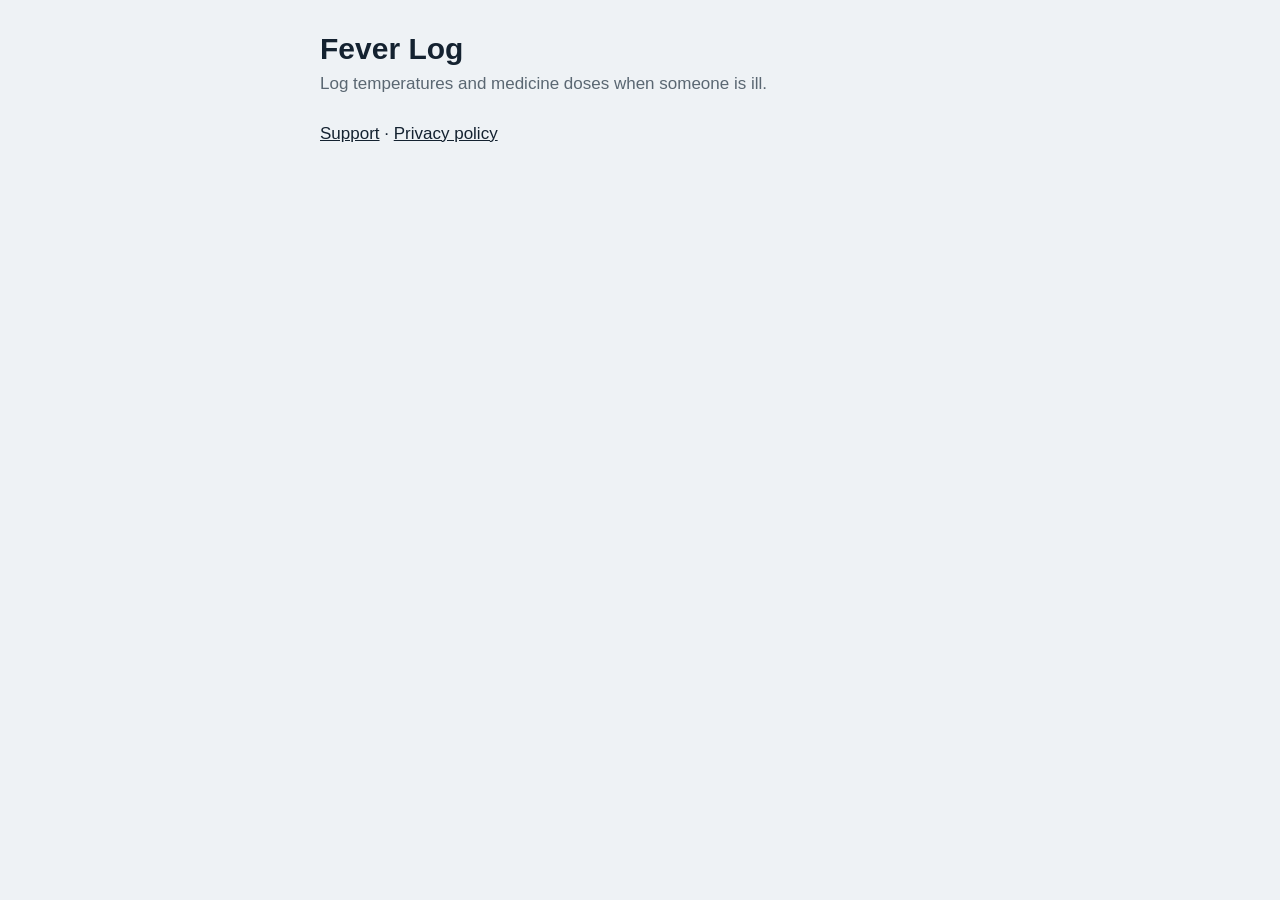
<file: index.html>
<!doctype html>
<html lang="en-GB">
<head>
<meta charset="utf-8">
<meta name="viewport" content="width=device-width, initial-scale=1">
<title>Fever Log</title>
<link rel="stylesheet" href="style.css">
</head>
<body>
<main>
<h1>Fever Log</h1>
<p class="updated">Log temperatures and medicine doses when someone is ill.</p>
<p><a href="support.html">Support</a> · <a href="privacy.html">Privacy policy</a></p>
</main>
</body>
</html>
</file>
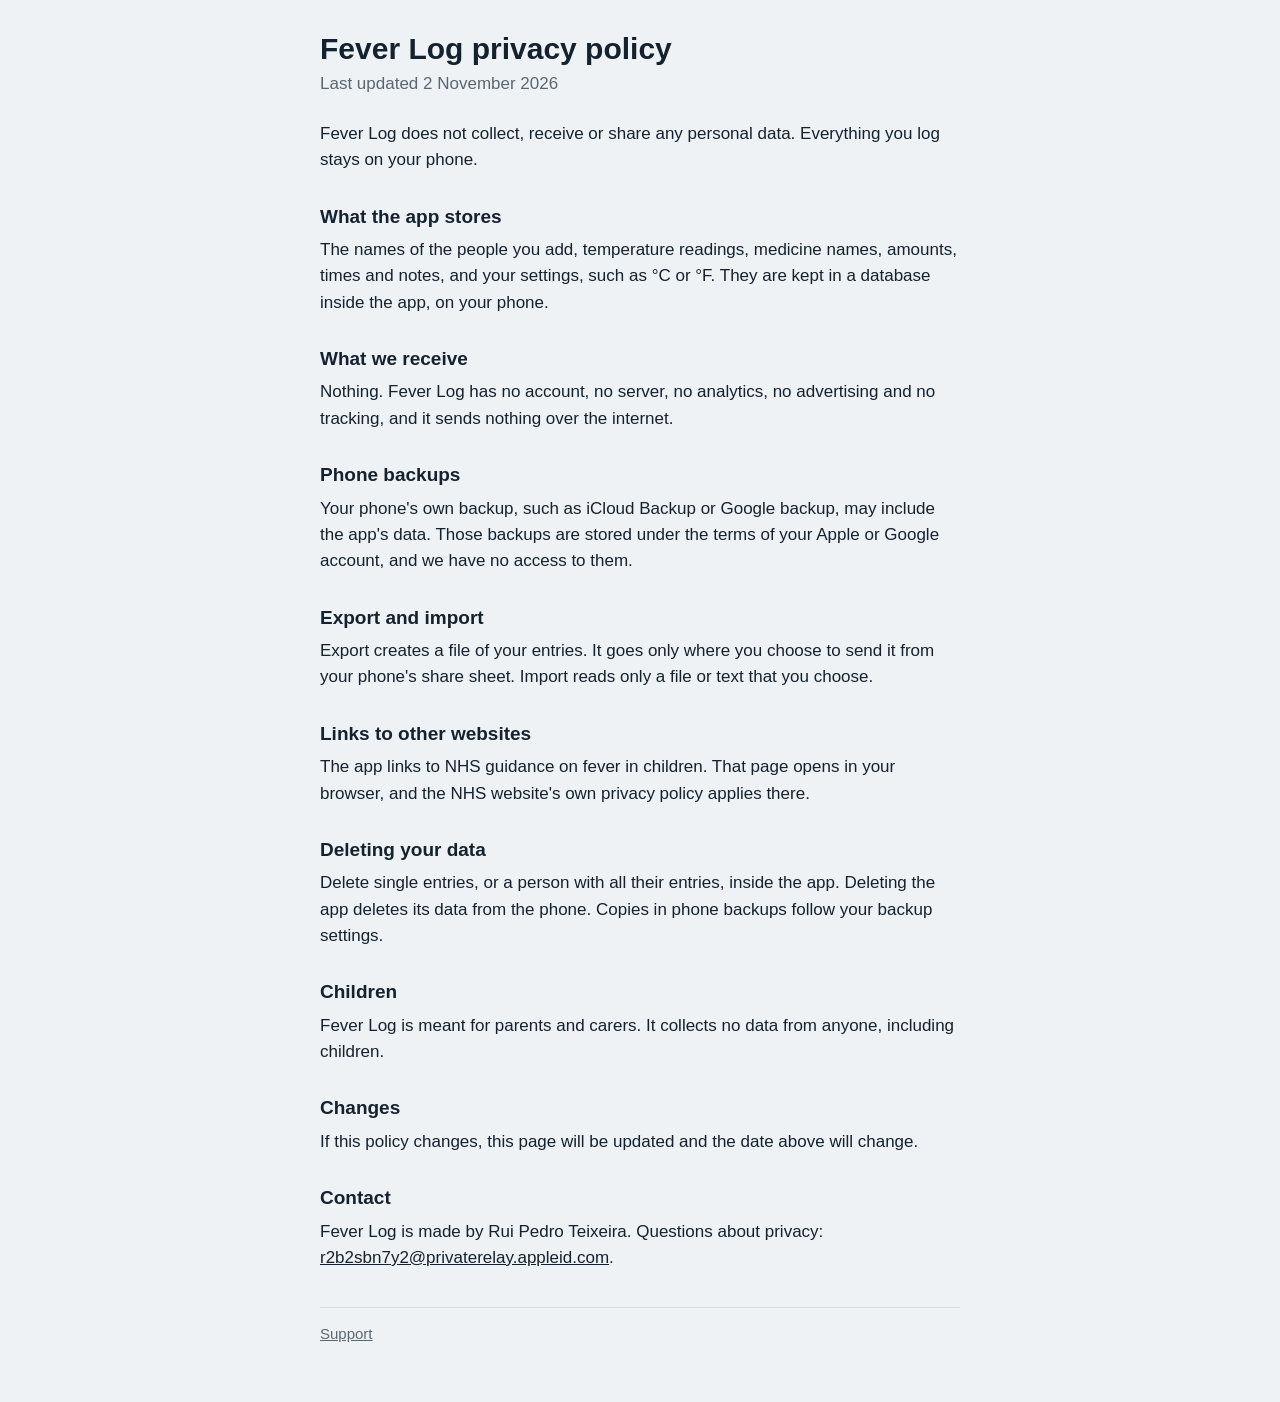
<file: privacy.html>
<!doctype html>
<html lang="en-GB">
<head>
<meta charset="utf-8">
<meta name="viewport" content="width=device-width, initial-scale=1">
<title>Fever Log privacy policy</title>
<link rel="stylesheet" href="style.css">
</head>
<body>
<main>
<h1>Fever Log privacy policy</h1>
<p class="updated">Last updated 2 November 2026</p>

<p>Fever Log does not collect, receive or share any personal data. Everything you log stays on your phone.</p>

<h2>What the app stores</h2>
<p>The names of the people you add, temperature readings, medicine names, amounts, times and notes, and your settings, such as °C or °F. They are kept in a database inside the app, on your phone.</p>

<h2>What we receive</h2>
<p>Nothing. Fever Log has no account, no server, no analytics, no advertising and no tracking, and it sends nothing over the internet.</p>

<h2>Phone backups</h2>
<p>Your phone's own backup, such as iCloud Backup or Google backup, may include the app's data. Those backups are stored under the terms of your Apple or Google account, and we have no access to them.</p>

<h2>Export and import</h2>
<p>Export creates a file of your entries. It goes only where you choose to send it from your phone's share sheet. Import reads only a file or text that you choose.</p>

<h2>Links to other websites</h2>
<p>The app links to NHS guidance on fever in children. That page opens in your browser, and the NHS website's own privacy policy applies there.</p>

<h2>Deleting your data</h2>
<p>Delete single entries, or a person with all their entries, inside the app. Deleting the app deletes its data from the phone. Copies in phone backups follow your backup settings.</p>

<h2>Children</h2>
<p>Fever Log is meant for parents and carers. It collects no data from anyone, including children.</p>

<h2>Changes</h2>
<p>If this policy changes, this page will be updated and the date above will change.</p>

<h2>Contact</h2>
<p>Fever Log is made by Rui Pedro Teixeira. Questions about privacy: <a href="mailto:r2b2sbn7y2@privaterelay.appleid.com">r2b2sbn7y2@privaterelay.appleid.com</a>.</p>

<footer><a href="support.html">Support</a></footer>
</main>
</body>
</html>
</file>
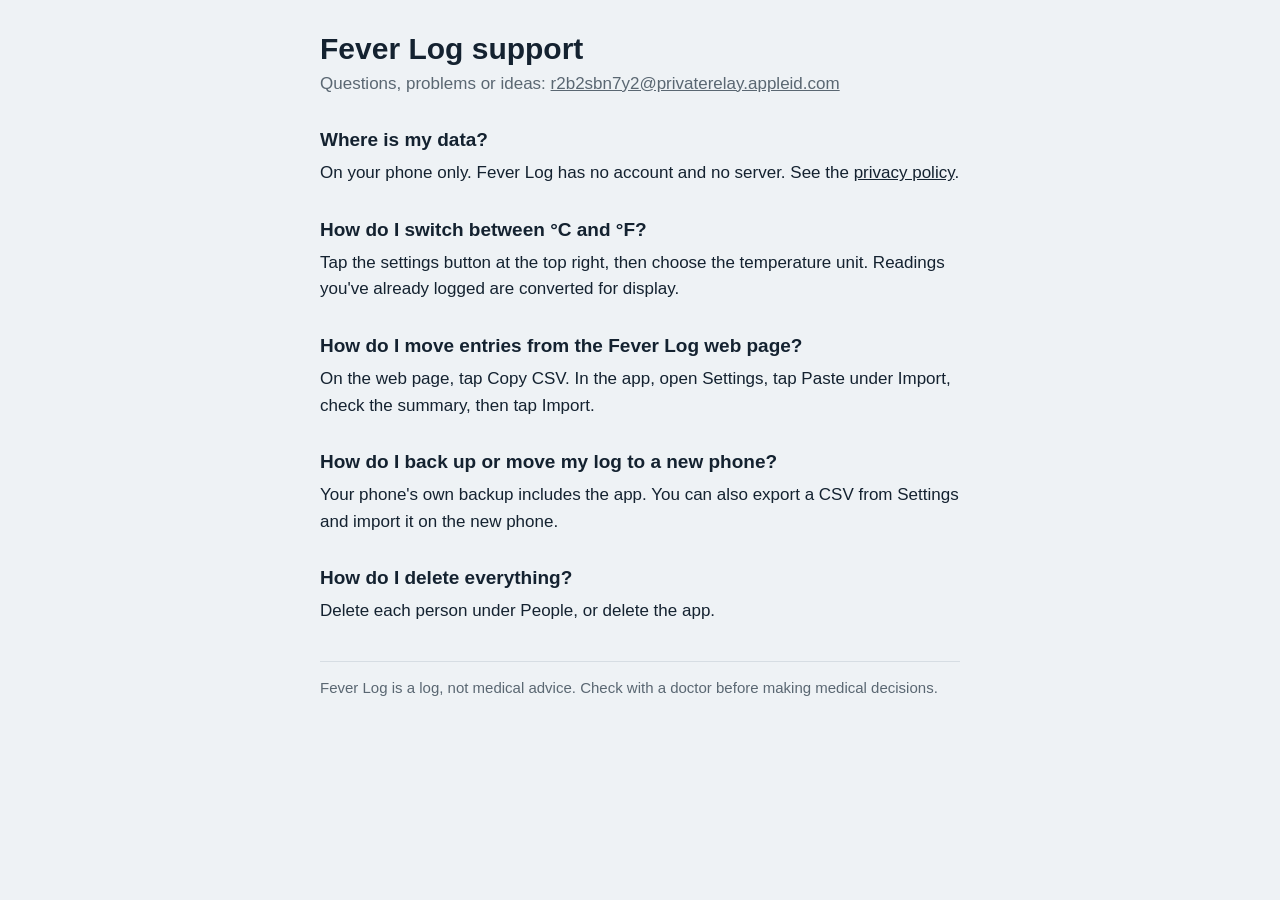
<file: support.html>
<!doctype html>
<html lang="en-GB">
<head>
<meta charset="utf-8">
<meta name="viewport" content="width=device-width, initial-scale=1">
<title>Fever Log support</title>
<link rel="stylesheet" href="style.css">
</head>
<body>
<main>
<h1>Fever Log support</h1>
<p class="updated">Questions, problems or ideas: <a href="mailto:r2b2sbn7y2@privaterelay.appleid.com">r2b2sbn7y2@privaterelay.appleid.com</a></p>

<h2>Where is my data?</h2>
<p>On your phone only. Fever Log has no account and no server. See the <a href="privacy.html">privacy policy</a>.</p>

<h2>How do I switch between °C and °F?</h2>
<p>Tap the settings button at the top right, then choose the temperature unit. Readings you've already logged are converted for display.</p>

<h2>How do I move entries from the Fever Log web page?</h2>
<p>On the web page, tap Copy CSV. In the app, open Settings, tap Paste under Import, check the summary, then tap Import.</p>

<h2>How do I back up or move my log to a new phone?</h2>
<p>Your phone's own backup includes the app. You can also export a CSV from Settings and import it on the new phone.</p>

<h2>How do I delete everything?</h2>
<p>Delete each person under People, or delete the app.</p>

<footer>Fever Log is a log, not medical advice. Check with a doctor before making medical decisions.</footer>
</main>
</body>
</html>
</file>
<file: style.css>
:root { color-scheme: light dark; --bg: #eef2f5; --ink: #142230; --muted: #5a6772; --rule: #d6dde3; }
@media (prefers-color-scheme: dark) { :root { --bg: #0b1117; --ink: #e2e9ef; --muted: #98a4b0; --rule: #24303b; } }
body { margin: 0; background: var(--bg); color: var(--ink); font: 17px/1.55 -apple-system, BlinkMacSystemFont, "Segoe UI", Roboto, sans-serif; }
main { max-width: 640px; margin: 0 auto; padding: 32px 16px 56px; }
h1 { font-size: 30px; line-height: 1.15; margin: 0 0 4px; }
h2 { font-size: 19px; margin: 28px 0 6px; }
p, li { margin: 0 0 10px; }
.updated { color: var(--muted); margin-bottom: 24px; }
a { color: inherit; }
footer { margin-top: 36px; padding-top: 14px; border-top: 1px solid var(--rule); color: var(--muted); font-size: 15px; }
</file>
